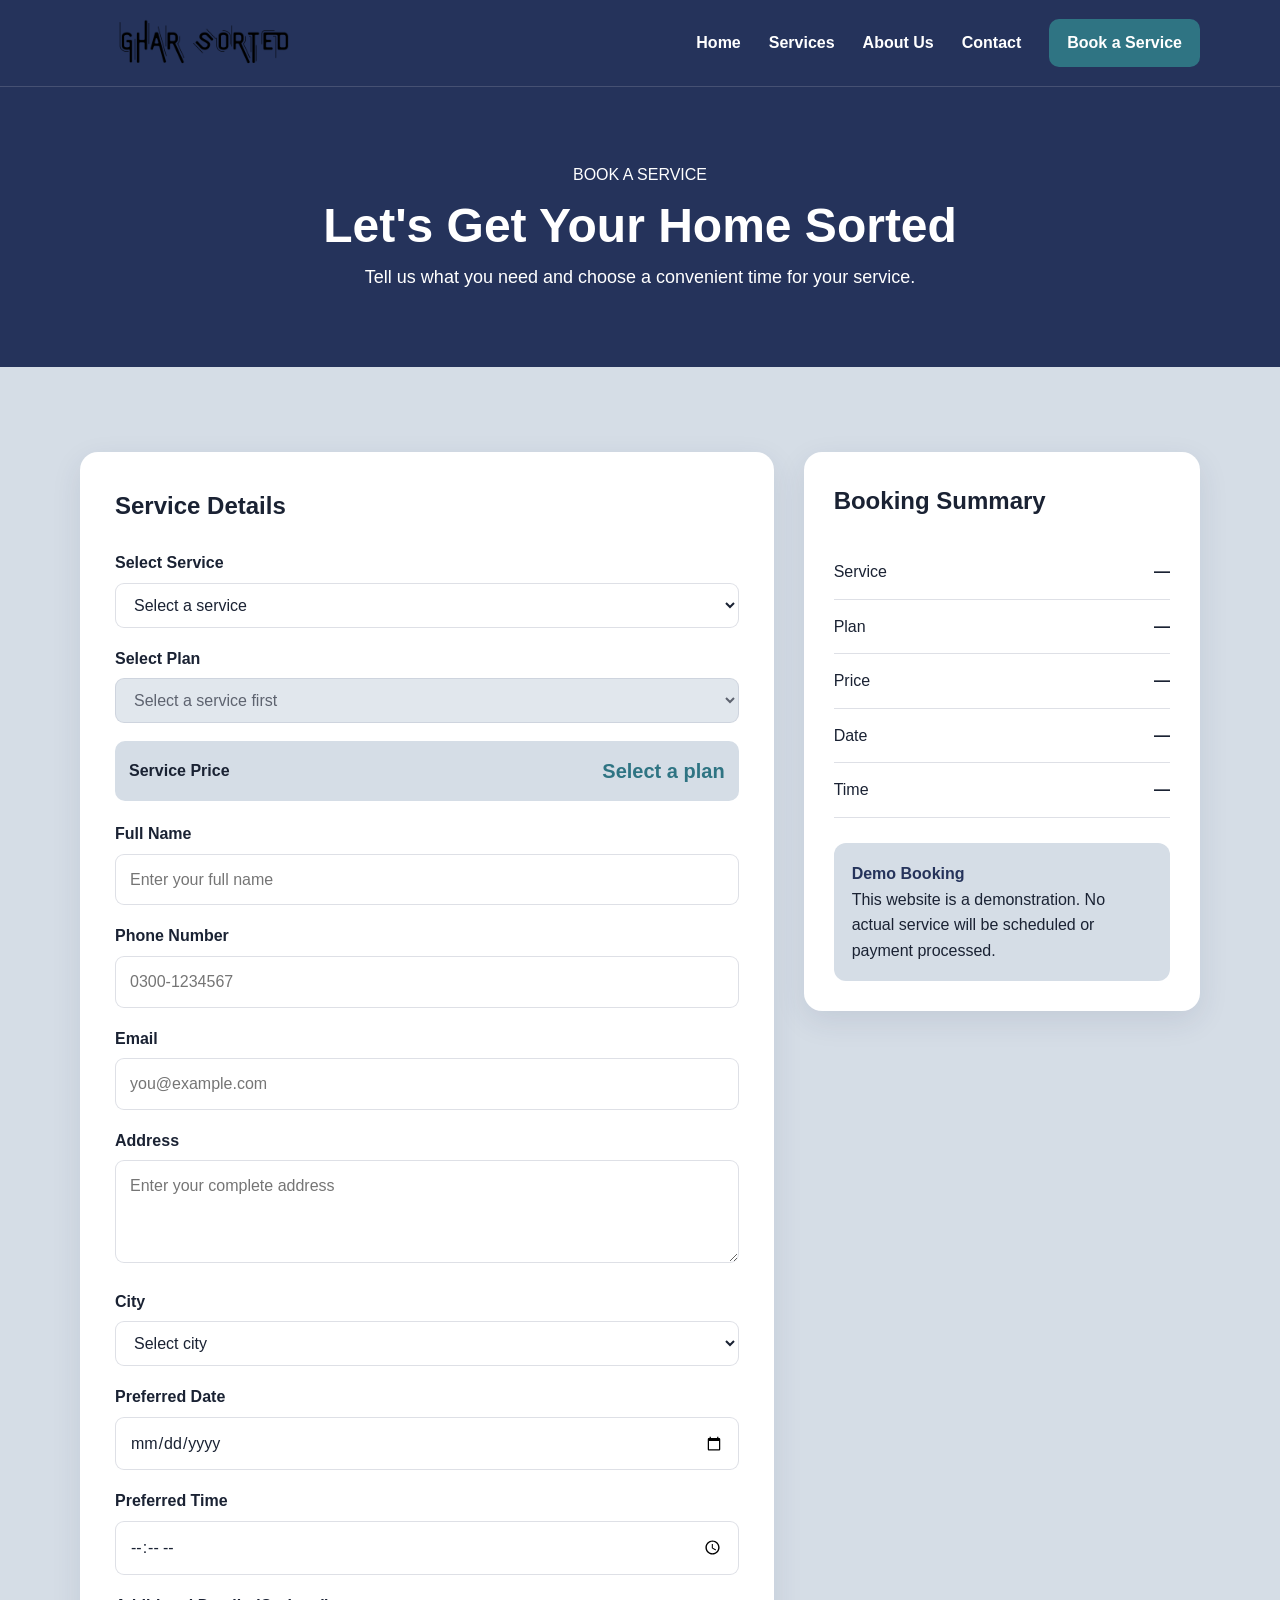
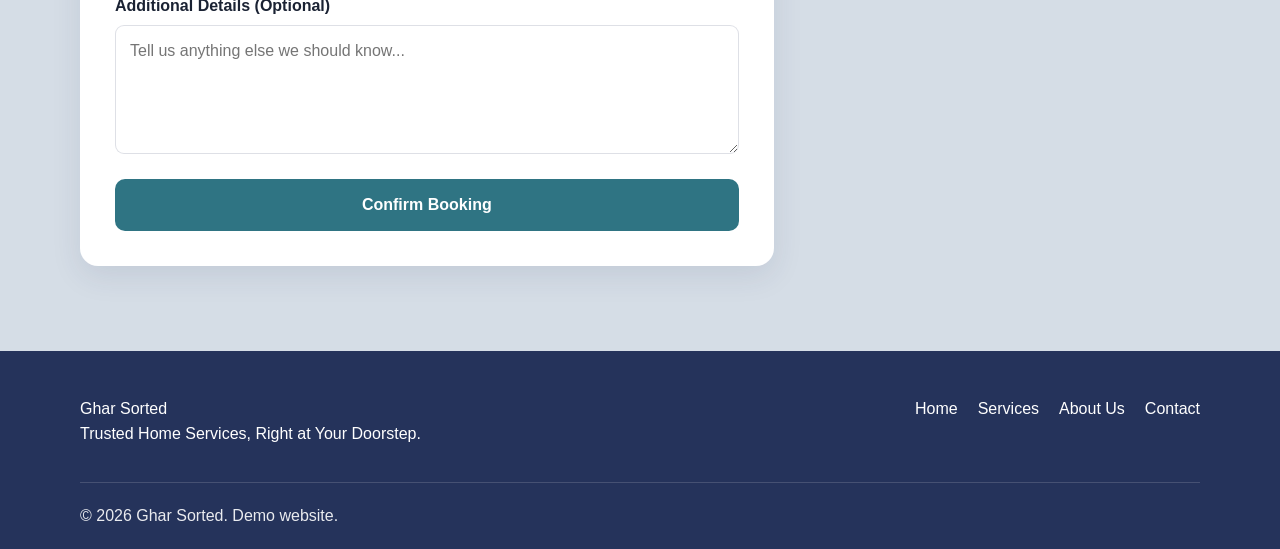
<file: booking.html>
<!DOCTYPE html>
<html lang="en">
<head>
    <meta charset="UTF-8">
    <meta name="viewport" content="width=device-width, initial-scale=1.0">
    <meta name="description" content="Book home services with Ghar Sorted in Islamabad and Rawalpindi.">
    <title>Book a Service | Ghar Sorted</title>
    <link rel="stylesheet" href="css/style.css">
    <script src="js/script.js" defer></script>
</head>
<body>

<header class="site-header">
    <div class="container nav-container">
        <a href="index.html" class="logo" aria-label="Ghar Sorted home">
            <img src="images/long_ghar_logo.png" alt="Ghar Sorted Logo">
        </a>

        <button class="menu-toggle" id="menuToggle"
                type="button" aria-controls="siteNav"
                aria-expanded="false" aria-label="Toggle navigation">
            ☰
        </button>

        <nav class="site-nav" id="siteNav" aria-label="Main navigation">
            <a href="index.html">Home</a>
            <a href="services.html">Services</a>
            <a href="about.html">About Us</a>
            <a href="contact.html">Contact</a>
            <a href="booking.html" class="nav-button">Book a Service</a>
        </nav>
    </div>
</header>

<main>
    <section class="page-header">
        <div class="container">
            <span>BOOK A SERVICE</span>
            <h1>Let's Get Your Home Sorted</h1>
            <p>Tell us what you need and choose a convenient time for your service.</p>
        </div>
    </section>

    <section class="section">
        <div class="container booking-layout">

            <div class="form-card">
                <h2>Service Details</h2>

                <form id="bookingForm" novalidate>

                    <div class="form-group">
                        <label for="service">Select Service</label>
                        <select id="service" name="service" required>
                            <option value="">Select a service</option>
                            <option value="plumbing">Plumbing</option>
                            <option value="electrical">Electrical</option>
                            <option value="cleaning">Home Cleaning / Maid</option>
                            <option value="laundry">Laundry</option>
                        </select>
                    </div>

                    <div class="form-group">
                        <label for="plan">Select Plan</label>
                        <select id="plan" name="plan" required disabled>
                            <option value="">Select a service first</option>
                        </select>
                    </div>

                    <div class="selected-price price-display" aria-live="polite">
                        <span>Service Price</span>
                        <strong id="planPrice">Select a plan</strong>
                    </div>

                    <div class="form-group">
                        <label for="fullName">Full Name</label>
                        <input type="text" id="fullName" name="fullName"
                               placeholder="Enter your full name"
                               autocomplete="name" required>
                    </div>

                    <div class="form-group">
                        <label for="phone">Phone Number</label>
                        <input type="tel" id="phone" name="phone"
                               placeholder="0300-1234567" inputmode="tel" maxlength="14"
                               autocomplete="tel" required>
                    </div>

                    <div class="form-group">
                        <label for="email">Email</label>
                        <input type="email" id="email" name="email"
                               placeholder="you@example.com"
                               autocomplete="email" required>
                    </div>

                    <div class="form-group">
                        <label for="address">Address</label>
                        <textarea id="address" name="address" rows="3"
                                  placeholder="Enter your complete address"
                                  autocomplete="street-address" required></textarea>
                    </div>

                    <div class="form-group">
                        <label for="city">City</label>
                        <select id="city" name="city" required>
                            <option value="">Select city</option>
                            <option value="Islamabad">Islamabad</option>
                            <option value="Rawalpindi">Rawalpindi</option>
                        </select>
                    </div>

                    <div class="form-group">
                        <label for="preferredDate">Preferred Date</label>
                        <input type="date" id="preferredDate"
                               name="preferredDate" required>
                    </div>

                    <div class="form-group">
                        <label for="preferredTime">Preferred Time</label>
                        <input type="time" id="preferredTime"
                               name="preferredTime" required>
                    </div>

                    <div class="form-group">
                        <label for="details">Additional Details (Optional)</label>
                        <textarea id="details" name="details" rows="4"
                                  placeholder="Tell us anything else we should know..."></textarea>
                    </div>

                    <p id="bookingError" class="form-error" role="alert" hidden></p>

                    <button type="submit" class="btn btn-primary btn-full">
                        Confirm Booking
                    </button>

                </form>
            </div>

            <aside class="booking-summary">
                <div id="bookingSummary">
                    <h2>Booking Summary</h2>

                    <div class="summary-row">
                        <span>Service</span>
                        <strong id="summaryService">—</strong>
                    </div>

                    <div class="summary-row">
                        <span>Plan</span>
                        <strong id="summaryPlan">—</strong>
                    </div>

                    <div class="summary-row">
                        <span>Price</span>
                        <strong id="summaryPrice">—</strong>
                    </div>

                    <div class="summary-row">
                        <span>Date</span>
                        <strong id="summaryDate">—</strong>
                    </div>

                    <div class="summary-row">
                        <span>Time</span>
                        <strong id="summaryTime">—</strong>
                    </div>

                    <div class="summary-note">
                        <strong>Demo Booking</strong>
                        <p>
                            This website is a demonstration.
                            No actual service will be scheduled
                            or payment processed.
                        </p>
                    </div>
                </div>
            </aside>

        </div>
    </section>
</main>

<footer class="site-footer">
    <div class="container footer-content">
        <div>
            <a href="index.html" class="footer-logo">Ghar Sorted</a>
            <p>Trusted Home Services, Right at Your Doorstep.</p>
        </div>

        <div class="footer-links">
            <a href="index.html">Home</a>
            <a href="services.html">Services</a>
            <a href="about.html">About Us</a>
            <a href="contact.html">Contact</a>
        </div>
    </div>

    <div class="container footer-bottom">
        <p>© 2026 Ghar Sorted. Demo website.</p>
    </div>
</footer>

<!-- BOOKING SUCCESS POPUP -->
<div class="modal-overlay" id="bookingModal" hidden>
    <div class="modal" role="dialog" aria-modal="true"
         aria-labelledby="modalTitle" aria-describedby="modalText">
        <div class="modal-icon" aria-hidden="true">✓</div>
        <h2 id="modalTitle">Booking Confirmed!</h2>
        <p id="modalText">
            Thank you, <strong id="modalName">—</strong>. Your service has been booked successfully.
        </p>

        <div class="modal-ref">
            <span>Booking Reference</span>
            <strong id="modalRef">—</strong>
        </div>

        <div class="modal-details">
            <div><span>Service</span><strong id="modalService">—</strong></div>
            <div><span>Plan</span><strong id="modalPlan">—</strong></div>
            <div><span>Date</span><strong id="modalDate">—</strong></div>
            <div><span>Time</span><strong id="modalTime">—</strong></div>
            <div class="modal-total"><span>Total</span><strong id="modalPrice">—</strong></div>
        </div>

        <p class="modal-note">Demo only: no real booking or payment was made.</p>

        <div class="modal-buttons">
            <a href="confirmation.html" class="btn btn-primary">View Details</a>
            <button type="button" class="btn btn-secondary" id="modalClose">Done</button>
        </div>
    </div>
</div>

</body>
</html>
</file>
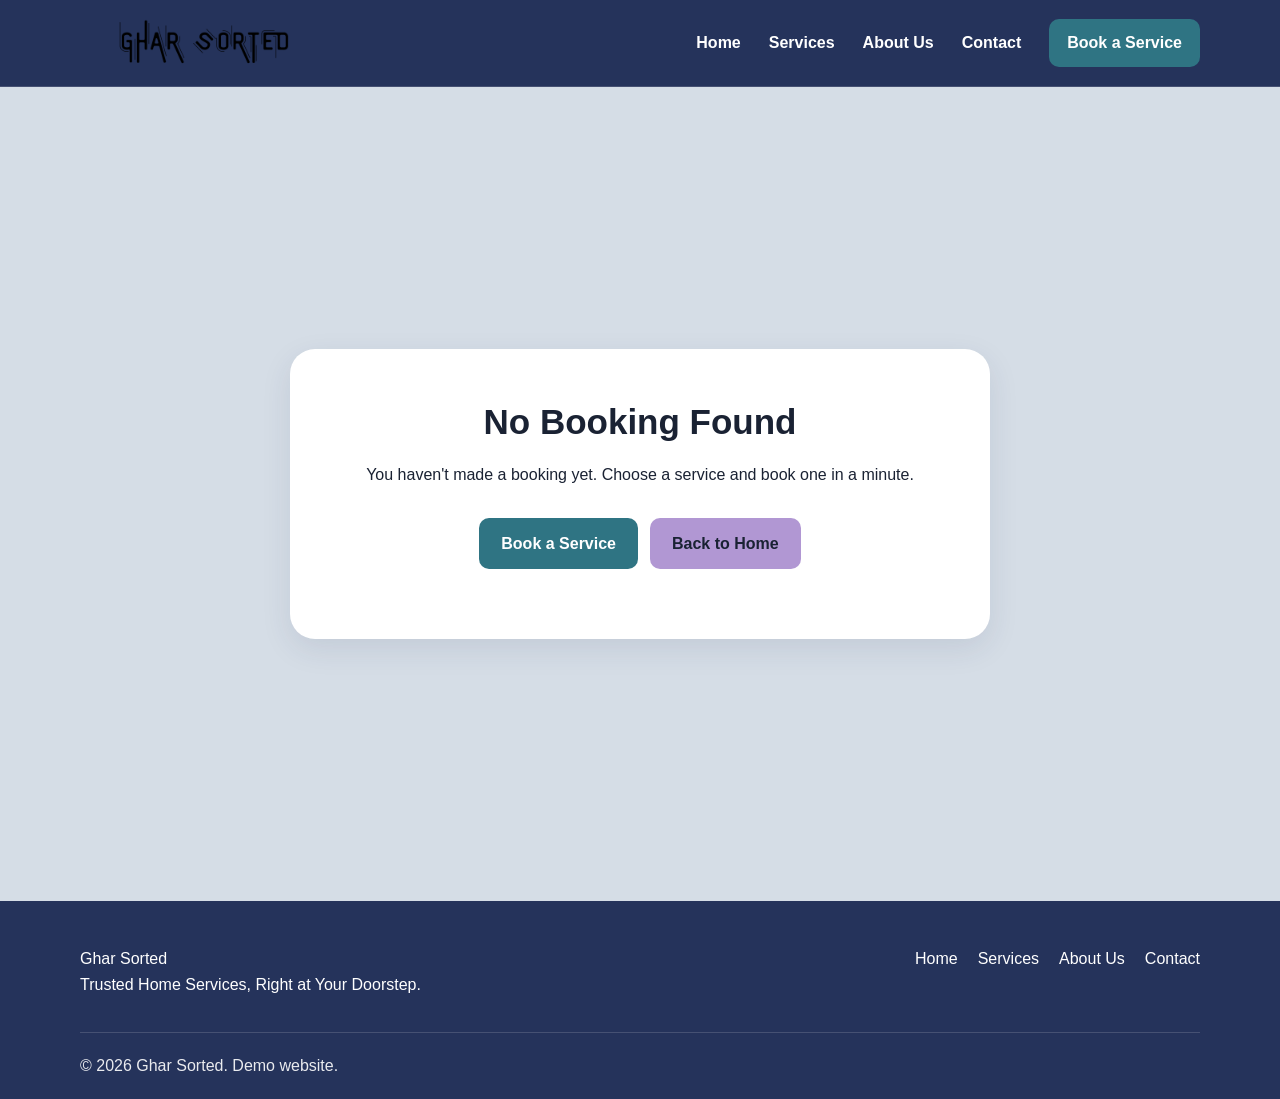
<file: confirmation.html>
<!DOCTYPE html>
<html lang="en">
<head>
    <meta charset="UTF-8">
    <meta name="viewport" content="width=device-width, initial-scale=1.0">
    <meta name="description" content="Book home services with Ghar Sorted in Islamabad and Rawalpindi.">
    <title>Booking Confirmed | Ghar Sorted</title>
    <link rel="stylesheet" href="css/style.css">
    <script src="js/script.js" defer></script>
</head>
<body>

<header class="site-header">
    <div class="container nav-container">
        <a href="index.html" class="logo" aria-label="Ghar Sorted home">
            <img src="images/long_ghar_logo.png" alt="Ghar Sorted Logo">
        </a>

        <button class="menu-toggle" id="menuToggle"
                type="button" aria-controls="siteNav"
                aria-expanded="false" aria-label="Toggle navigation">
            ☰
        </button>

        <nav class="site-nav" id="siteNav" aria-label="Main navigation">
            <a href="index.html">Home</a>
            <a href="services.html">Services</a>
            <a href="about.html">About Us</a>
            <a href="contact.html">Contact</a>
            <a href="booking.html" class="nav-button">Book a Service</a>
        </nav>
    </div>
</header>

<main>
    <section class="confirmation-section">
        <div class="confirmation-card">

            <div id="bookingConfirmationDetails">
                <div class="confirmation-icon" aria-hidden="true">✓</div>
                <h1>Booking Confirmed!</h1>
                <p class="confirmation-text">
                    Thank you! Your service has been booked. Here are your booking details.
                </p>

                <div class="reference-number">
                    <span>Booking Reference</span>
                    <strong id="confirmationRef">—</strong>
                </div>

                <div class="confirmation-details">
                    <div><span>Service</span><strong id="confirmationService">—</strong></div>
                    <div><span>Plan</span><strong id="confirmationPlan">—</strong></div>
                    <div><span>Price</span><strong id="confirmationPrice">—</strong></div>
                    <div><span>Name</span><strong id="confirmationName">—</strong></div>
                    <div><span>Date</span><strong id="confirmationDate">—</strong></div>
                    <div><span>Time</span><strong id="confirmationTime">—</strong></div>
                    <div><span>City</span><strong id="confirmationCity">—</strong></div>
                    <div><span>Address</span><strong id="confirmationAddress">—</strong></div>
                </div>

                <p class="modal-note">Demo only: no real booking or payment was made.</p>

                <div class="confirmation-buttons">
                    <a href="index.html" class="btn btn-primary">Back to Home</a>
                    <a href="booking.html" class="btn btn-secondary" id="anotherBooking">Book Another Service</a>
                </div>
            </div>

            <div id="noBooking" class="no-booking" style="display:none">
                <h1>No Booking Found</h1>
                <p class="confirmation-text">
                    You haven't made a booking yet. Choose a service and book one in a minute.
                </p>
                <div class="confirmation-buttons">
                    <a href="booking.html" class="btn btn-primary">Book a Service</a>
                    <a href="index.html" class="btn btn-secondary">Back to Home</a>
                </div>
            </div>

        </div>
    </section>
</main>

<footer class="site-footer">
    <div class="container footer-content">
        <div>
            <a href="index.html" class="footer-logo">Ghar Sorted</a>
            <p>Trusted Home Services, Right at Your Doorstep.</p>
        </div>

        <div class="footer-links">
            <a href="index.html">Home</a>
            <a href="services.html">Services</a>
            <a href="about.html">About Us</a>
            <a href="contact.html">Contact</a>
        </div>
    </div>

    <div class="container footer-bottom">
        <p>© 2026 Ghar Sorted. Demo website.</p>
    </div>
</footer>

</body>
</html>
</file>
<file: css/style.css>
:root {
    --bg: #D5DDE6;
    --primary: #25335B;
    --secondary: #B197D3;
    --third: #2F7483;

    --dark: #1A2233;
    --white: #FFFFFF;

    --border: rgba(37, 51, 91, 0.15);
    --shadow: 0 10px 30px rgba(37, 51, 91, 0.10);

    --radius: 18px;
}


/* =========================
   RESET
========================= */

* {
    margin: 0;
    padding: 0;
    box-sizing: border-box;
}

html {
    scroll-behavior: smooth;
}

body {
    font-family: Arial, Helvetica, sans-serif;
    background: var(--bg);
    color: var(--dark);
    line-height: 1.6;
}

a {
    text-decoration: none;
    color: inherit;
}

img {
    max-width: 100%;
}

button,
input,
textarea,
select {
    font: inherit;
}


/* =========================
   CONTAINER
========================= */

.container {
    width: min(1120px, 92%);
    margin: 0 auto;
}


/* =========================
   HEADER
========================= */

.site-header {
    background: var(--primary);
    border-bottom: 1px solid rgba(255, 255, 255, 0.15);
    position: sticky;
    top: 0;
    z-index: 1000;
}

.nav-container {
    min-height: 86px;
    display: flex;
    align-items: center;
    justify-content: space-between;
    gap: 30px;
}


/* =========================
   LOGO
========================= */

.logo {
    display: flex;
    align-items: center;
    height: 86px;
    flex-shrink: 0;
    line-height: 1;
}

.logo img {
    display: block;
    width: 250px;
    height: 200px;
    object-fit: contain;
}


/* =========================
   NAVIGATION
========================= */

.site-nav {
    display: flex;
    align-items: center;
    gap: 28px;
}

.site-nav a {
    color: var(--white);
    font-weight: 600;
    padding: 8px 0;
    transition: 0.2s;
}

.site-nav a:hover,
.site-nav a.active {
    color: var(--bg);
}

.site-nav .nav-button {
    background: var(--third);
    color: var(--white);
    padding: 11px 18px;
    border-radius: 10px;
}

.site-nav .nav-button:hover {
    background: var(--secondary);
    color: var(--dark);
}


/* =========================
   MOBILE MENU BUTTON
========================= */

.menu-toggle {
    display: none;
    border: none;
    background: var(--third);
    color: var(--white);
    padding: 8px 12px;
    border-radius: 8px;
    cursor: pointer;
    font-size: 20px;
}


/* =========================
   BUTTONS
========================= */

.btn {
    display: inline-flex;
    align-items: center;
    justify-content: center;
    padding: 13px 22px;
    border-radius: 10px;
    border: none;
    font-weight: 700;
    cursor: pointer;
    transition: 0.2s;
}

.btn-primary {
    background: var(--third);
    color: var(--white);
}

.btn-primary:hover {
    background: var(--primary);
    transform: translateY(-2px);
}

.btn-secondary {
    background: var(--secondary);
    color: var(--dark);
}

.btn-secondary:hover {
    background: var(--third);
    color: var(--white);
    transform: translateY(-2px);
}

.btn-gold {
    background: var(--primary);
    color: var(--white);
}

.btn-gold:hover {
    background: var(--third);
    transform: translateY(-2px);
}

.btn-full {
    width: 100%;
}


/* =========================
   HERO
========================= */

.hero {
    padding: 90px 0;
}

.hero-content {
    display: grid;
    grid-template-columns: 1.4fr 0.8fr;
    gap: 60px;
    align-items: center;
}

.hero-label {
    display: inline-block;
    font-weight: 800;
    color: var(--third);
    letter-spacing: 2px;
    margin-bottom: 15px;
}

.hero h1 {
    font-size: clamp(42px, 6vw, 68px);
    line-height: 1.05;
    margin-bottom: 25px;
}

.hero h1 span {
    color: var(--third);
}

.hero-text p {
    max-width: 650px;
    font-size: 18px;
    margin-bottom: 30px;
}

.hero-buttons {
    display: flex;
    gap: 14px;
    flex-wrap: wrap;
}

.hero-card {
    background: var(--primary);
    color: var(--white);
    border-radius: 28px;
    padding: 50px 35px;
    text-align: center;
    box-shadow: var(--shadow);
}

.hero-card-icon {
    width: 100px;
    height: 100px;
    margin: 0 auto 20px;
    border-radius: 50%;
    background: var(--white);
    display: flex;
    align-items: center;
    justify-content: center;
    overflow: hidden;
}

.hero-card-icon img {
    width: 90px;
    height: 90px;
    object-fit: contain;
    display: block;
}

.hero-card h3 {
    font-size: 30px;
    line-height: 1.1;
    margin-bottom: 15px;
}


/* =========================
   SECTIONS
========================= */

.section {
    padding: 85px 0;
}

.section-alt {
    background: rgba(47, 116, 131, 0.08);
}

.section-heading {
    text-align: center;
    margin-bottom: 45px;
}

.section-heading > span {
    color: var(--third);
    font-weight: 800;
    letter-spacing: 1.5px;
    font-size: 13px;
}

.section-heading h2 {
    font-size: 38px;
    margin: 8px 0;
}

.section-heading h2 span {
    color: var(--third);
}

.section-heading p {
    max-width: 600px;
    margin: auto;
}


/* =========================
   HOME PAGE SERVICE CARDS
========================= */

.service-grid {
    display: grid;
    grid-template-columns: repeat(4, 1fr);
    gap: 20px;
}

.service-card {
    background: var(--white);
    padding: 28px;
    border-radius: var(--radius);
    box-shadow: var(--shadow);
    transition: 0.2s;
}

.service-card:hover {
    transform: translateY(-5px);
}

.service-icon {
    width: 72px;
    height: 72px;
    background: var(--third);
    color: var(--white);
    border-radius: 16px;
    display: flex;
    align-items: center;
    justify-content: center;
    font-size: 42px;
    line-height: 1;
    margin-bottom: 20px;
}

.service-card h3 {
    font-size: 21px;
    margin-bottom: 10px;
}

.service-card p {
    margin-bottom: 20px;
}

.text-link {
    color: var(--third);
    font-weight: 700;
}

.text-link:hover {
    color: var(--primary);
}


/* =========================
   HOW IT WORKS
========================= */

.steps-grid {
    display: grid;
    grid-template-columns: repeat(4, 1fr);
    gap: 20px;
}

.step-card {
    background: var(--white);
    padding: 28px;
    border-radius: var(--radius);
    box-shadow: var(--shadow);
}

.step-number {
    width: 45px;
    height: 45px;
    background: var(--secondary);
    color: var(--dark);
    border-radius: 50%;
    display: flex;
    align-items: center;
    justify-content: center;
    font-weight: 800;
    margin-bottom: 18px;
}


/* =========================
   CALL TO ACTION
========================= */

.cta-section {
    padding: 65px 0;
    background: var(--primary);
    color: var(--white);
}

.cta-content {
    display: flex;
    justify-content: space-between;
    align-items: center;
    gap: 40px;
}

.cta-content h2 {
    font-size: 35px;
    line-height: 1.2;
    margin-bottom: 12px;
}

.cta-content h2 span {
    color: var(--secondary);
}

.cta-content p {
    max-width: 650px;
}


/* =========================
   PAGE HEADER
========================= */

.page-header {
    padding: 75px 0;
    background: var(--primary);
    color: var(--white);
    text-align: center;
}

.page-header > span {
    color: var(--secondary);
    font-weight: 800;
    letter-spacing: 1.5px;
    font-size: 13px;
}

.page-header h1 {
    font-size: 48px;
    line-height: 1.15;
    margin: 10px 0;
}

.page-header h1 span {
    color: var(--secondary);
}

.page-header p {
    font-size: 18px;
    max-width: 700px;
    margin: 0 auto;
}


/* =========================
   LARGE SERVICE CARDS
========================= */

.service-list {
    display: grid;
    gap: 25px;
}

.large-service-card {
    background: var(--white);
    border-radius: var(--radius);
    padding: 35px;
    display: grid;
    grid-template-columns: 110px 1fr;
    gap: 30px;
    box-shadow: var(--shadow);
    transition: 0.2s;
}

.large-service-card:hover {
    transform: translateY(-4px);
}

.large-service-icon {
    width: 110px;
    height: 110px;
    border-radius: 22px;
    background: var(--third);
    color: var(--white);
    display: flex;
    align-items: center;
    justify-content: center;
    font-size: 68px;
    line-height: 1;
    flex-shrink: 0;
}

.large-service-content h2 {
    font-size: 30px;
    line-height: 1.2;
    margin-bottom: 10px;
}

.large-service-content p {
    margin-bottom: 22px;
    max-width: 700px;
}


/* =========================
   PRICING
========================= */

.price-list {
    display: flex;
    flex-wrap: wrap;
    gap: 12px;
    margin-bottom: 25px;
}

.price-list div {
    background: var(--bg);
    border-radius: 10px;
    padding: 12px 16px;
    display: flex;
    flex-direction: column;
    min-width: 120px;
}

.price-list span {
    font-size: 14px;
    margin-bottom: 3px;
}

.price-list strong {
    color: var(--primary);
    font-size: 17px;
}


/* =========================
   ABOUT
========================= */

.about-grid {
    display: grid;
    grid-template-columns: 1fr 1fr;
    gap: 35px;
}

.about-text h2,
.about-box h2 {
    font-size: 35px;
    line-height: 1.2;
    margin: 10px 0 20px;
}

.about-text p {
    margin-bottom: 15px;
}

.small-heading {
    color: var(--third);
    font-weight: 800;
    letter-spacing: 1px;
}

.about-box {
    background: var(--third);
    color: var(--white);
    padding: 40px;
    border-radius: var(--radius);
}

.feature-grid {
    display: grid;
    grid-template-columns: repeat(4, 1fr);
    gap: 20px;
}

.feature-card {
    background: var(--white);
    padding: 28px;
    border-radius: var(--radius);
    box-shadow: var(--shadow);
}

.feature-icon {
    width: 70px;
    height: 70px;
    background: var(--secondary);
    color: var(--dark);
    border-radius: 50%;
    display: flex;
    align-items: center;
    justify-content: center;
    font-size: 32px;
    margin-bottom: 15px;
}


/* =========================
   CONTACT
========================= */

.contact-grid {
    display: grid;
    grid-template-columns: 0.8fr 1.2fr;
    gap: 50px;
}

.contact-info h2 {
    font-size: 36px;
    margin-bottom: 15px;
}

.contact-item {
    margin-top: 25px;
    display: flex;
    flex-direction: column;
}

.contact-item strong {
    color: var(--primary);
}

.form-card {
    background: var(--white);
    padding: 35px;
    border-radius: var(--radius);
    box-shadow: var(--shadow);
}

.form-card h2 {
    margin-bottom: 25px;
}

.form-group {
    margin-bottom: 18px;
}

.form-group label {
    display: block;
    font-weight: 700;
    margin-bottom: 7px;
}

.form-group input,
.form-group textarea,
.form-group select {
    width: 100%;
    padding: 12px 14px;
    border: 1px solid var(--border);
    border-radius: 9px;
    background: var(--white);
    color: var(--dark);
    outline: none;
}

.form-group input:focus,
.form-group textarea:focus,
.form-group select:focus {
    border-color: var(--third);
    box-shadow: 0 0 0 3px rgba(47, 116, 131, 0.12);
}

.form-row {
    display: grid;
    grid-template-columns: 1fr 1fr;
    gap: 15px;
}

.success-message {
    margin-top: 15px;
    padding: 12px;
    background: var(--bg);
    border-radius: 8px;
    display: none;
}


/* =========================
   BOOKING
========================= */

.booking-layout {
    display: grid;
    grid-template-columns: 1.4fr 0.8fr;
    gap: 30px;
    align-items: start;
}

.selected-price {
    background: var(--bg);
    border-radius: 10px;
    padding: 14px;
    margin-bottom: 20px;
    font-weight: 800;
    color: var(--primary);
}

.booking-summary {
    background: var(--white);
    padding: 30px;
    border-radius: var(--radius);
    box-shadow: var(--shadow);
    position: sticky;
    top: 110px;
}

.booking-summary h2 {
    margin-bottom: 25px;
}

.summary-row {
    display: flex;
    justify-content: space-between;
    gap: 15px;
    padding: 14px 0;
    border-bottom: 1px solid var(--border);
}

.summary-row strong {
    text-align: right;
}

.summary-note {
    background: var(--bg);
    padding: 18px;
    margin-top: 25px;
    border-radius: 12px;
}

.summary-note strong {
    color: var(--primary);
}


/* =========================
   CONFIRMATION
========================= */

.confirmation-section {
    min-height: calc(100vh - 86px);
    display: flex;
    align-items: center;
    justify-content: center;
    padding: 60px 20px;
}

.confirmation-card {
    width: min(700px, 100%);
    background: var(--white);
    padding: 45px;
    border-radius: 25px;
    box-shadow: var(--shadow);
    text-align: center;
}

.confirmation-icon {
    width: 70px;
    height: 70px;
    margin: 0 auto 20px;
    background: var(--third);
    color: var(--white);
    border-radius: 50%;
    display: flex;
    align-items: center;
    justify-content: center;
    font-size: 30px;
    font-weight: 900;
}

.confirmation-card h1 {
    font-size: 35px;
}

.confirmation-text {
    margin: 12px auto 30px;
}

.reference-number {
    background: var(--bg);
    padding: 20px;
    border-radius: 12px;
    margin-bottom: 20px;
}

.reference-number span {
    display: block;
    font-size: 13px;
}

.reference-number strong {
    font-size: 25px;
    color: var(--primary);
}

.confirmation-details {
    display: grid;
    grid-template-columns: 1fr 1fr;
    gap: 12px;
    text-align: left;
    margin-bottom: 30px;
}

.confirmation-details div {
    background: var(--bg);
    padding: 14px;
    border-radius: 10px;
}

.confirmation-details span {
    display: block;
    font-size: 12px;
}

.confirmation-details strong {
    display: block;
    overflow-wrap: anywhere;
}

.confirmation-buttons {
    display: flex;
    justify-content: center;
    gap: 12px;
    flex-wrap: wrap;
}

.no-booking {
    margin-bottom: 25px;
}


/* =========================
   FOOTER
========================= */

.site-footer {
    background: var(--primary);
    color: var(--white);
    padding-top: 45px;
}

.footer-content {
    display: flex;
    justify-content: space-between;
    align-items: flex-start;
    gap: 50px;
}

.footer-brand {
    max-width: 350px;
}

.footer-brand .logo {
    height: auto;
    margin-bottom: 12px;
}

.footer-brand .logo img {
    height: 60px;
    max-width: 220px;
}

.footer-brand p {
    margin-top: 10px;
    opacity: 0.9;
}

.footer-links {
    display: flex;
    gap: 20px;
    flex-wrap: wrap;
    align-items: center;
}

.footer-links a:hover {
    color: var(--secondary);
}

.footer-bottom {
    border-top: 1px solid rgba(255, 255, 255, 0.15);
    margin-top: 35px;
    padding: 20px 0;
}

.footer-bottom p {
    margin: 0;
    opacity: 0.9;
}


/* =========================
   TABLET
========================= */

@media (max-width: 900px) {

    .nav-container {
        gap: 15px;
    }

    .menu-toggle {
        display: block;
    }

    .site-nav {
        position: absolute;
        top: 86px;
        left: 0;
        width: 100%;
        background: var(--primary);
        display: none;
        flex-direction: column;
        align-items: stretch;
        padding: 20px;
        box-shadow: var(--shadow);
    }

    .site-nav.open {
        display: flex;
    }

    .site-nav a {
        padding: 12px;
    }

    .hero-content {
        grid-template-columns: 1fr;
        gap: 35px;
    }

    .service-grid,
    .steps-grid,
    .feature-grid {
        grid-template-columns: 1fr 1fr;
    }

    .booking-layout {
        grid-template-columns: 1fr;
    }

    .booking-summary {
        position: static;
    }

    .contact-grid {
        grid-template-columns: 1fr;
    }

    .large-service-card {
        grid-template-columns: 90px 1fr;
    }

    .large-service-icon {
        width: 90px;
        height: 90px;
        font-size: 55px;
    }

    .cta-content {
        gap: 25px;
    }
}


/* =========================
   MOBILE
========================= */

@media (max-width: 600px) {

    .container {
        width: min(92%, 500px);
    }

    /* HEADER */

    .nav-container {
        min-height: 75px;
    }

    .logo {
        height: 75px;
    }

    .logo img {
        height: 165px;
        max-width: 220px;
    }

    .site-nav {
        top: 75px;
    }

    /* HERO */

    .hero {
        padding: 60px 0;
    }

    .hero h1 {
        font-size: 42px;
    }

    .hero-card {
        padding: 35px 25px;
    }

    /* SECTIONS */

    .section {
        padding: 60px 0;
    }

    .section-heading h2 {
        font-size: 30px;
    }

    /* SERVICE GRID */

    .service-grid,
    .steps-grid,
    .feature-grid,
    .about-grid {
        grid-template-columns: 1fr;
    }

    /* HOME SERVICE ICONS */

    .service-icon {
        width: 68px;
        height: 68px;
        font-size: 40px;
    }

    /* PAGE HEADER */

    .page-header {
        padding: 60px 0;
    }

    .page-header h1 {
        font-size: 36px;
    }

    .page-header p {
        font-size: 16px;
    }

    /* LARGE SERVICE CARDS */

    .large-service-card {
        grid-template-columns: 1fr;
        padding: 25px;
        gap: 20px;
    }

    .large-service-icon {
        width: 90px;
        height: 90px;
        font-size: 55px;
    }

    .large-service-content h2 {
        font-size: 26px;
    }

    /* PRICING */

    .price-list {
        flex-direction: column;
        gap: 10px;
    }

    .price-list div {
        width: 100%;
        min-width: 0;
    }

    /* FORMS */

    .form-row {
        grid-template-columns: 1fr;
    }

    .form-card {
        padding: 25px;
    }

    /* CTA */

    .cta-content {
        flex-direction: column;
        text-align: center;
        gap: 25px;
    }

    .cta-content h2 {
        font-size: 30px;
    }

    /* FOOTER */

    .footer-content {
        flex-direction: column;
        gap: 30px;
    }

    .footer-links {
        flex-direction: column;
        align-items: flex-start;
        gap: 12px;
    }

    /* CONFIRMATION */

    .confirmation-card {
        padding: 30px 20px;
    }

    .confirmation-card h1 {
        font-size: 29px;
    }

    .confirmation-details {
        grid-template-columns: 1fr;
    }

    .confirmation-buttons {
        flex-direction: column;
    }

    .confirmation-buttons .btn {
        width: 100%;
    }
}


/* =========================
   BOOKING FORM POLISH
========================= */

.selected-price.price-display {
    display: flex;
    justify-content: space-between;
    align-items: center;
    gap: 12px;
}

.selected-price.price-display span {
    font-weight: 600;
    color: var(--dark);
}

.selected-price.price-display strong {
    font-size: 20px;
    color: var(--third);
}

.form-group input:disabled,
.form-group select:disabled {
    background: var(--bg);
    cursor: not-allowed;
    opacity: 0.7;
}

.form-group .field-error {
    display: block;
    margin-top: 6px;
    font-size: 13px;
    font-weight: 600;
    color: #B3261E;
}

.form-group input.invalid,
.form-group select.invalid,
.form-group textarea.invalid {
    border-color: #B3261E;
    box-shadow: 0 0 0 3px rgba(179, 38, 30, 0.12);
}

.form-error {
    margin-bottom: 16px;
    padding: 12px 14px;
    border-radius: 9px;
    background: #FDECEA;
    color: #B3261E;
    font-weight: 600;
}

.form-error[hidden] {
    display: none;
}

.summary-row strong {
    min-width: 0;
    overflow-wrap: anywhere;
}


/* =========================
   BOOKING SUCCESS POPUP
========================= */

.modal-overlay {
    position: fixed;
    inset: 0;
    z-index: 1000;
    display: flex;
    align-items: center;
    justify-content: center;
    padding: 20px;
    background: rgba(26, 34, 51, 0.65);
    backdrop-filter: blur(3px);
    animation: modalFade 0.2s ease;
}

.modal-overlay[hidden] {
    display: none;
}

.modal {
    width: min(480px, 100%);
    max-height: 92vh;
    overflow-y: auto;
    background: var(--white);
    border-radius: 22px;
    padding: 35px 30px 28px;
    text-align: center;
    box-shadow: 0 25px 60px rgba(0, 0, 0, 0.3);
    animation: modalPop 0.3s cubic-bezier(0.2, 0.9, 0.3, 1.2);
}

.modal-icon {
    width: 72px;
    height: 72px;
    margin: 0 auto 16px;
    border-radius: 50%;
    background: var(--third);
    color: var(--white);
    display: flex;
    align-items: center;
    justify-content: center;
    font-size: 36px;
    font-weight: 900;
}

.modal h2 {
    color: var(--primary);
    margin-bottom: 8px;
}

.modal-ref {
    background: var(--bg);
    border-radius: 12px;
    padding: 14px;
    margin: 18px 0 12px;
}

.modal-ref span {
    display: block;
    font-size: 12px;
    letter-spacing: 0.5px;
    text-transform: uppercase;
}

.modal-ref strong {
    font-size: 20px;
    color: var(--primary);
    overflow-wrap: anywhere;
}

.modal-details {
    display: grid;
    grid-template-columns: 1fr 1fr;
    gap: 10px;
    text-align: left;
    margin-bottom: 14px;
}

.modal-details div {
    background: var(--bg);
    border-radius: 10px;
    padding: 10px 12px;
}

.modal-details span {
    display: block;
    font-size: 12px;
}

.modal-details strong {
    display: block;
    overflow-wrap: anywhere;
}

.modal-details .modal-total {
    grid-column: 1 / -1;
    display: flex;
    justify-content: space-between;
    align-items: center;
}

.modal-details .modal-total strong {
    color: var(--third);
    font-size: 18px;
}

.modal-note {
    font-size: 13px;
    opacity: 0.8;
    margin-bottom: 20px;
}

.modal-buttons {
    display: flex;
    gap: 12px;
    justify-content: center;
    flex-wrap: wrap;
}

body.modal-open {
    overflow: hidden;
}

@keyframes modalFade {
    from { opacity: 0; }
    to   { opacity: 1; }
}

@keyframes modalPop {
    from { opacity: 0; transform: scale(0.88) translateY(12px); }
    to   { opacity: 1; transform: scale(1) translateY(0); }
}

@media (max-width: 600px) {
    .modal {
        padding: 28px 18px 22px;
    }

    .modal-details {
        grid-template-columns: 1fr;
    }

    .modal-buttons .btn {
        width: 100%;
    }
}
</file>
